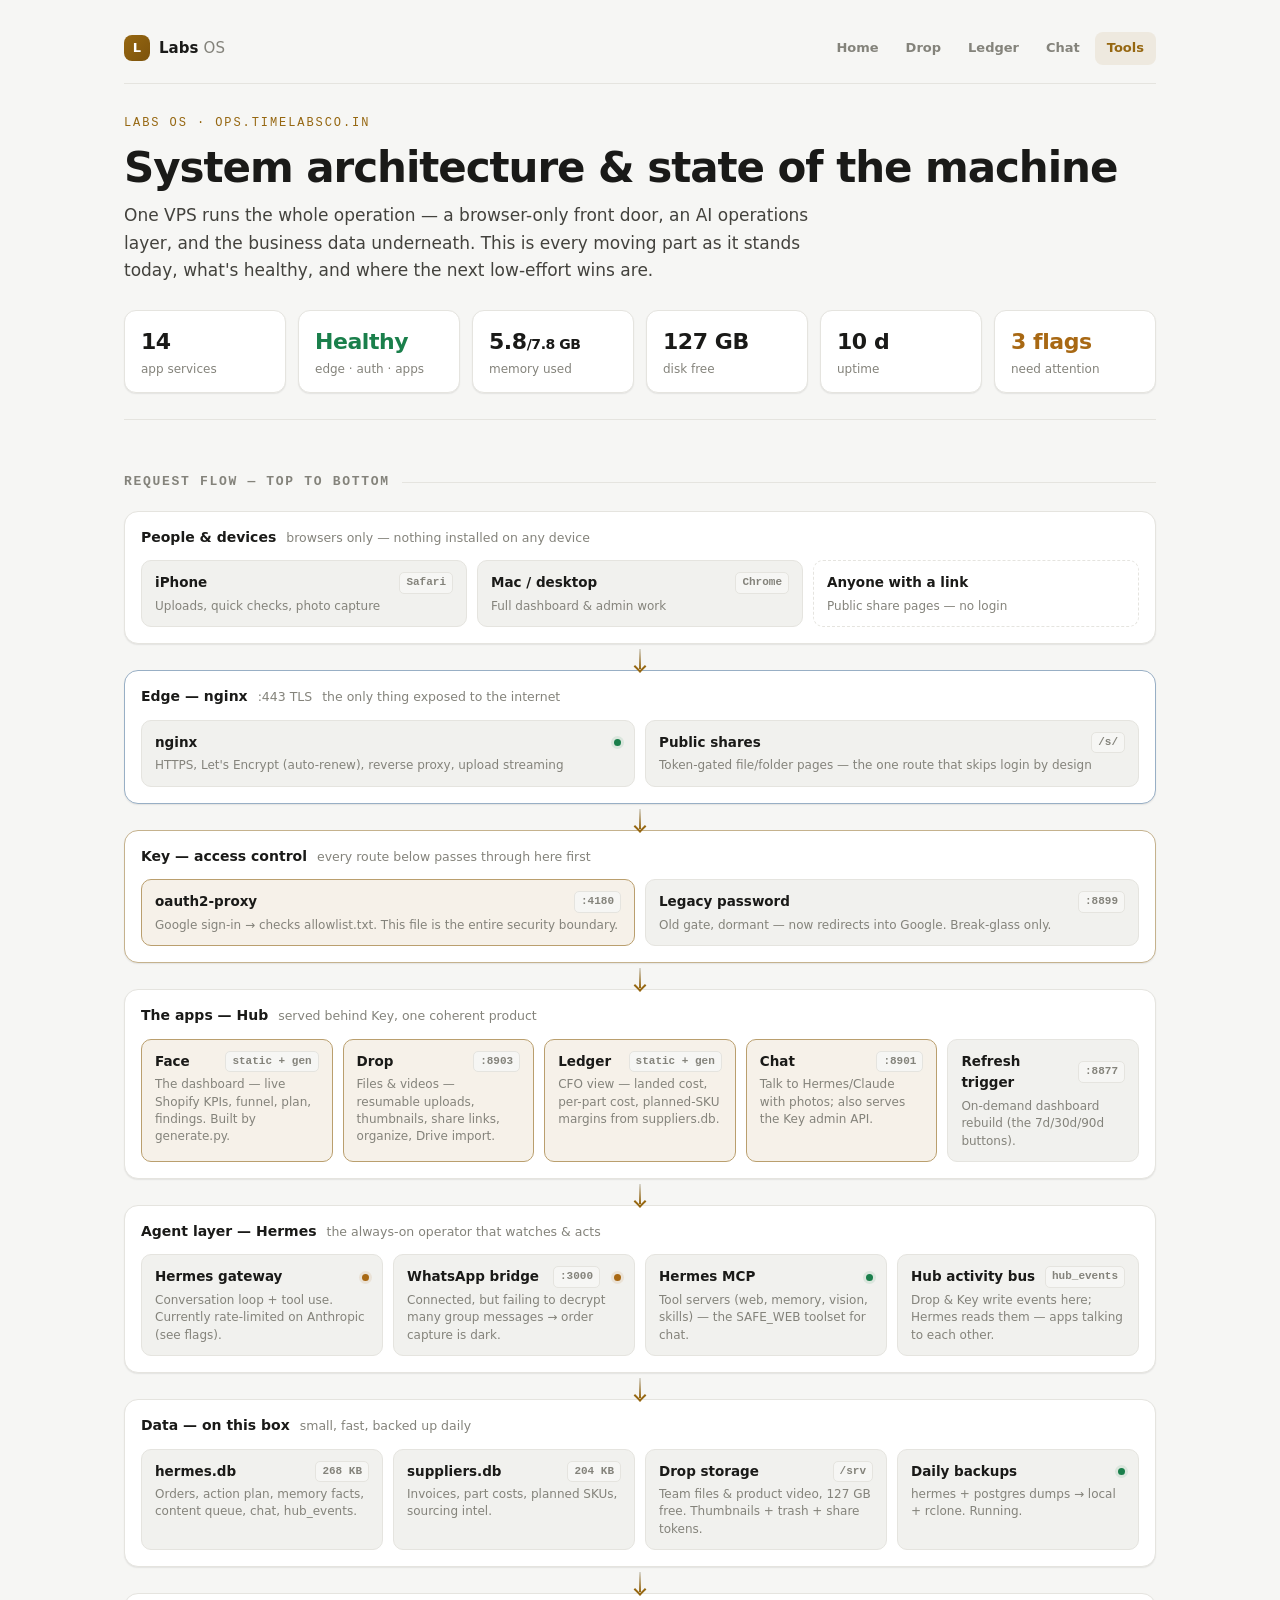
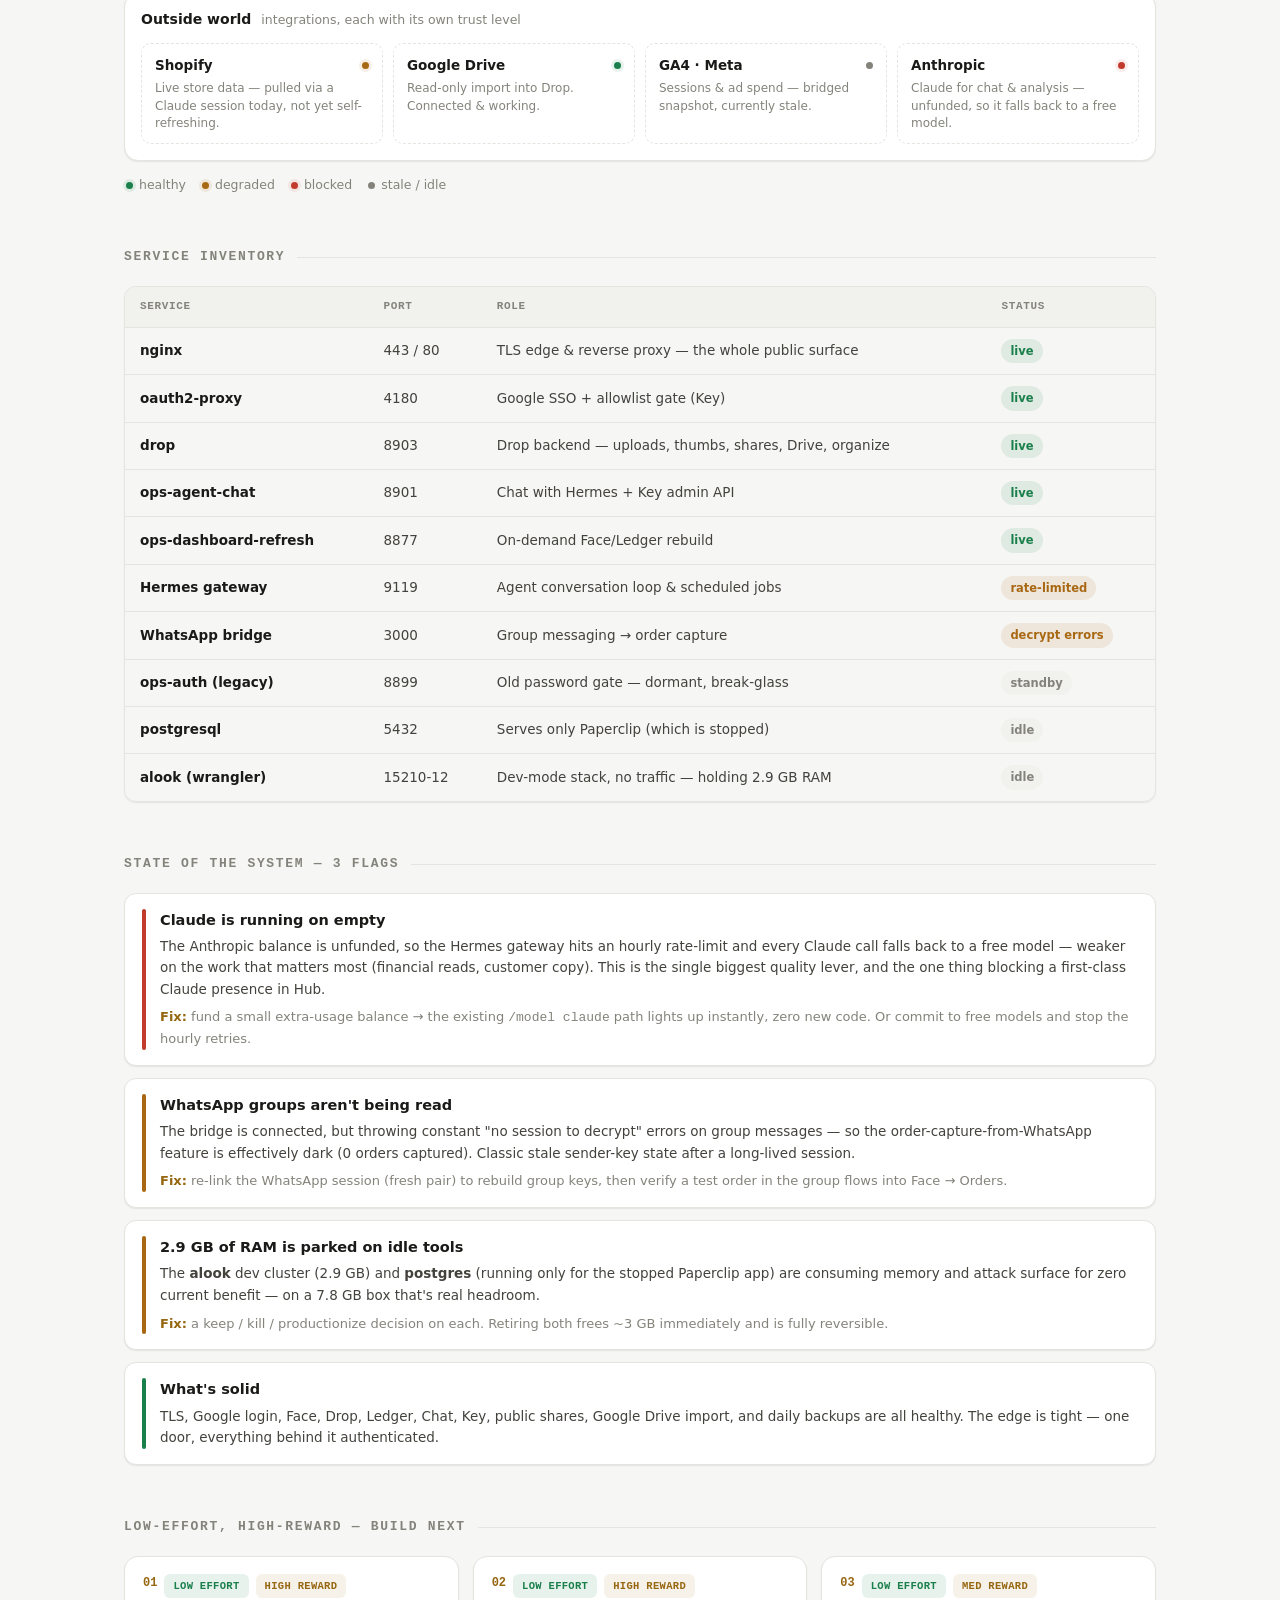
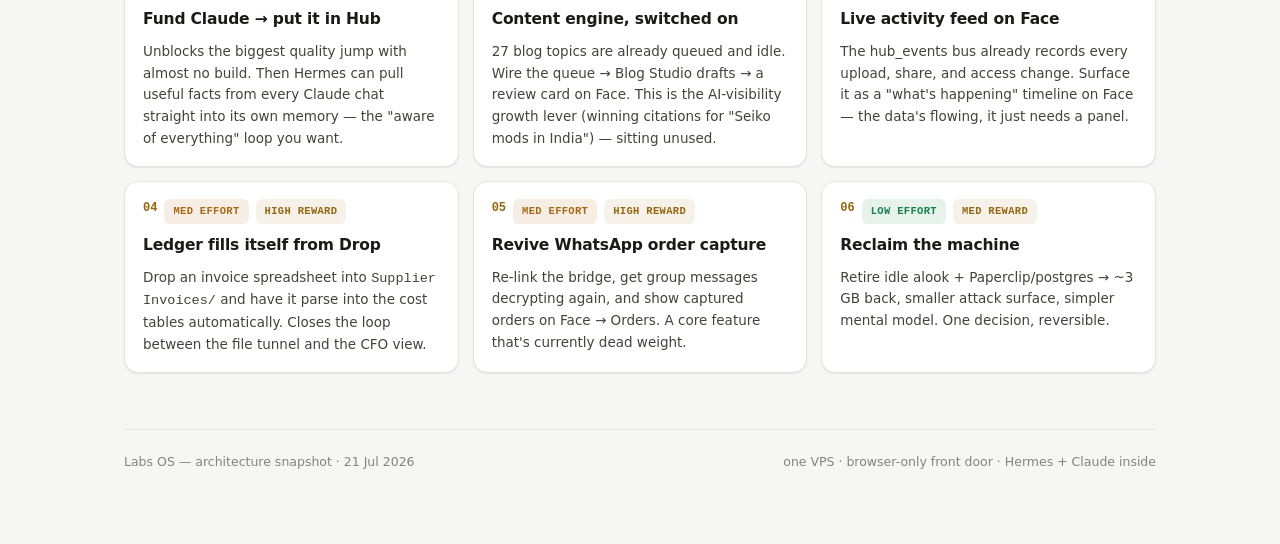
<file: www/architecture.html>
<!doctype html>
<html lang="en">
<head>
<meta charset="utf-8">
<meta name="viewport" content="width=device-width,initial-scale=1,viewport-fit=cover">
<meta name="color-scheme" content="light dark">
<title>Labs OS — System Architecture</title>
<style>
  :root{
    --bg:#f6f6f4; --card:#ffffff; --card-2:#f1f1ee; --border:#e5e4df; --border-2:#d8d7d0;
    --ink:#1a1a18; --body:#43423d; --muted:#84837b;
    --accent:#966711; --accent-2:#7c530c; --accent-bg:rgba(150,103,17,.09);
    --good:#1a7f4b; --good-bg:rgba(26,127,75,.10);
    --warn:#a86813; --warn-bg:rgba(168,104,19,.11);
    --bad:#c23a2b; --bad-bg:rgba(194,58,43,.09);
    --edge:#3a6ea5; --edge-bg:rgba(58,110,165,.10);
    --sans:ui-sans-serif,system-ui,-apple-system,"Segoe UI",Roboto,"Inter","Helvetica Neue",Arial,sans-serif;
    --mono:ui-monospace,"SF Mono","Cascadia Code",Consolas,"Liberation Mono",monospace;
    --shadow:0 1px 2px rgba(20,20,18,.05), 0 1px 1px rgba(20,20,18,.03);
    --shadow-lg:0 6px 28px rgba(20,20,18,.09);
  }
  @media (prefers-color-scheme: dark){
    :root{
      --bg:#101012; --card:#191a1c; --card-2:#202123; --border:#2a2b2e; --border-2:#393a3e;
      --ink:#f1f1ef; --body:#c7c7c2; --muted:#8a8a84;
      --accent:#d8a94c; --accent-2:#e7c176; --accent-bg:rgba(216,169,76,.11);
      --good:#3fc380; --good-bg:rgba(63,195,128,.11);
      --warn:#e0ad51; --warn-bg:rgba(224,173,81,.12);
      --bad:#ef6b5b; --bad-bg:rgba(239,107,91,.11);
      --edge:#6ea3dd; --edge-bg:rgba(110,163,221,.12);
      --shadow:0 1px 2px rgba(0,0,0,.3);
      --shadow-lg:0 10px 38px rgba(0,0,0,.45);
    }
  }
  :root[data-theme="light"]{
    --bg:#f6f6f4; --card:#ffffff; --card-2:#f1f1ee; --border:#e5e4df; --border-2:#d8d7d0;
    --ink:#1a1a18; --body:#43423d; --muted:#84837b;
    --accent:#966711; --accent-2:#7c530c; --accent-bg:rgba(150,103,17,.09);
    --good:#1a7f4b; --good-bg:rgba(26,127,75,.10); --warn:#a86813; --warn-bg:rgba(168,104,19,.11);
    --bad:#c23a2b; --bad-bg:rgba(194,58,43,.09); --edge:#3a6ea5; --edge-bg:rgba(58,110,165,.10);
    --shadow:0 1px 2px rgba(20,20,18,.05), 0 1px 1px rgba(20,20,18,.03); --shadow-lg:0 6px 28px rgba(20,20,18,.09);
  }
  :root[data-theme="dark"]{
    --bg:#101012; --card:#191a1c; --card-2:#202123; --border:#2a2b2e; --border-2:#393a3e;
    --ink:#f1f1ef; --body:#c7c7c2; --muted:#8a8a84;
    --accent:#d8a94c; --accent-2:#e7c176; --accent-bg:rgba(216,169,76,.11);
    --good:#3fc380; --good-bg:rgba(63,195,128,.11); --warn:#e0ad51; --warn-bg:rgba(224,173,81,.12);
    --bad:#ef6b5b; --bad-bg:rgba(239,107,91,.11); --edge:#6ea3dd; --edge-bg:rgba(110,163,221,.12);
    --shadow:0 1px 2px rgba(0,0,0,.3); --shadow-lg:0 10px 38px rgba(0,0,0,.45);
  }
  *{box-sizing:border-box}
  body{margin:0;background:var(--bg);color:var(--body);font-family:var(--sans);line-height:1.6;
    -webkit-font-smoothing:antialiased;font-size:15px;}
  .num{font-variant-numeric:tabular-nums}
  .mono{font-family:var(--mono)}
  .wrap{max-width:1080px;margin:0 auto;padding:40px 24px 72px;}

  header{border-bottom:1px solid var(--border);padding-bottom:26px;margin-bottom:34px;}
  .eyebrow{font-family:var(--mono);font-size:12px;letter-spacing:.16em;text-transform:uppercase;
    color:var(--accent);margin:0 0 12px;}
  h1{font-size:clamp(28px,5vw,42px);line-height:1.08;letter-spacing:-.025em;color:var(--ink);
    margin:0 0 12px;text-wrap:balance;font-weight:750;}
  .lede{font-size:17px;color:var(--body);max-width:64ch;margin:0;}
  .statrow{display:grid;grid-template-columns:repeat(auto-fit,minmax(120px,1fr));gap:12px;margin-top:26px;}
  .stat{background:var(--card);border:1px solid var(--border);border-radius:12px;padding:13px 16px;box-shadow:var(--shadow);}
  .stat .v{font-size:22px;font-weight:750;color:var(--ink);letter-spacing:-.02em;}
  .stat .l{font-size:12px;color:var(--muted);margin-top:1px;}
  .stat .v.ok{color:var(--good)} .stat .v.warn{color:var(--warn)}

  h2{font-size:13px;font-family:var(--mono);letter-spacing:.13em;text-transform:uppercase;color:var(--muted);
    margin:52px 0 18px;font-weight:600;display:flex;align-items:center;gap:12px;}
  h2::after{content:"";flex:1;height:1px;background:var(--border);}

  /* ---- architecture diagram: request flows top → bottom ---- */
  .diagram{display:flex;flex-direction:column;gap:0;}
  .band{position:relative;border:1px solid var(--border);border-radius:14px;background:var(--card);
    padding:14px 16px 16px;box-shadow:var(--shadow);}
  .band + .band{margin-top:26px;}
  .band + .band::before{content:"";position:absolute;top:-22px;left:50%;width:2px;height:20px;
    background:linear-gradient(var(--border-2),var(--accent));transform:translateX(-50%);}
  .band + .band::after{content:"";position:absolute;top:-9px;left:50%;width:7px;height:7px;
    border-right:2px solid var(--accent);border-bottom:2px solid var(--accent);
    transform:translateX(-50%) rotate(45deg);}
  .band-h{display:flex;align-items:baseline;gap:10px;margin-bottom:12px;flex-wrap:wrap;}
  .band-h b{font-size:14px;color:var(--ink);font-weight:700;}
  .band-h span{font-size:12.5px;color:var(--muted);}
  .band.edge{border-color:color-mix(in srgb,var(--edge) 45%,var(--border));}
  .band.access{border-color:color-mix(in srgb,var(--accent) 40%,var(--border));}
  .nodes{display:grid;grid-template-columns:repeat(auto-fit,minmax(158px,1fr));gap:10px;}
  .node{background:var(--card-2);border:1px solid var(--border);border-radius:10px;padding:11px 13px;}
  .node .nm{font-size:13.5px;font-weight:650;color:var(--ink);display:flex;align-items:center;justify-content:space-between;gap:8px;}
  .node .port{font-family:var(--mono);font-size:11px;color:var(--muted);background:var(--bg);
    border:1px solid var(--border);border-radius:5px;padding:1px 6px;white-space:nowrap;}
  .node .d{font-size:12px;color:var(--muted);margin-top:4px;line-height:1.45;}
  .node.hero{border-color:color-mix(in srgb,var(--accent) 55%,var(--border));background:var(--accent-bg);}
  .node.ext{background:transparent;border-style:dashed;}
  .dot{width:7px;height:7px;border-radius:50%;flex:0 0 auto;}
  .dot.live{background:var(--good);box-shadow:0 0 0 3px var(--good-bg);}
  .dot.warnd{background:var(--warn);box-shadow:0 0 0 3px var(--warn-bg);}
  .dot.down{background:var(--bad);box-shadow:0 0 0 3px var(--bad-bg);}
  .dot.idle{background:var(--muted);}

  .legend{display:flex;gap:16px;flex-wrap:wrap;font-size:12.5px;color:var(--muted);margin:14px 2px 0;}
  .legend span{display:flex;align-items:center;gap:6px;}

  /* ---- inventory table ---- */
  .tablewrap{overflow-x:auto;border:1px solid var(--border);border-radius:12px;box-shadow:var(--shadow);}
  table{width:100%;border-collapse:collapse;font-size:13.5px;min-width:560px;}
  th,td{text-align:left;padding:11px 15px;border-bottom:1px solid var(--border);}
  thead th{font-family:var(--mono);font-size:11px;letter-spacing:.06em;text-transform:uppercase;color:var(--muted);
    background:var(--card-2);font-weight:600;}
  tbody tr:last-child td{border-bottom:none;}
  tbody td:first-child{font-weight:650;color:var(--ink);}
  td .port{font-family:var(--mono);font-size:12px;color:var(--muted);}
  .chip{display:inline-flex;align-items:center;gap:5px;font-size:11.5px;font-weight:650;padding:3px 9px;
    border-radius:999px;white-space:nowrap;}
  .chip.live{color:var(--good);background:var(--good-bg);}
  .chip.warnd{color:var(--warn);background:var(--warn-bg);}
  .chip.idle{color:var(--muted);background:var(--card-2);}
  .chip.down{color:var(--bad);background:var(--bad-bg);}

  /* ---- issues ---- */
  .issues{display:grid;gap:12px;}
  .issue{display:grid;grid-template-columns:auto 1fr;gap:14px;background:var(--card);border:1px solid var(--border);
    border-radius:12px;padding:15px 17px;box-shadow:var(--shadow);}
  .issue .sev{width:4px;border-radius:2px;}
  .issue.crit .sev{background:var(--bad)} .issue.warn .sev{background:var(--warn)} .issue.ok .sev{background:var(--good)}
  .issue h3{margin:0 0 4px;font-size:14.5px;color:var(--ink);font-weight:700;}
  .issue p{margin:0;font-size:13.5px;color:var(--body);}
  .issue .fix{margin-top:7px;font-size:13px;color:var(--muted);}
  .issue .fix b{color:var(--accent);font-weight:650;}

  /* ---- roadmap ---- */
  .road{display:grid;grid-template-columns:repeat(auto-fill,minmax(300px,1fr));gap:14px;}
  .rcard{background:var(--card);border:1px solid var(--border);border-radius:14px;padding:17px 18px;
    box-shadow:var(--shadow);display:flex;flex-direction:column;gap:9px;transition:transform .15s ease,box-shadow .15s ease;}
  .rcard:hover{transform:translateY(-2px);box-shadow:var(--shadow-lg);}
  .rcard h3{margin:0;font-size:15.5px;color:var(--ink);font-weight:700;letter-spacing:-.01em;}
  .rcard p{margin:0;font-size:13.5px;color:var(--body);flex:1;}
  .badges{display:flex;gap:7px;flex-wrap:wrap;}
  .badge{font-family:var(--mono);font-size:10.5px;font-weight:600;letter-spacing:.03em;text-transform:uppercase;
    padding:3px 8px;border-radius:6px;border:1px solid var(--border);color:var(--muted);}
  .badge.eff{color:var(--good);border-color:transparent;background:var(--good-bg);}
  .badge.rew{color:var(--accent);border-color:transparent;background:var(--accent-bg);}
  .badge.dep{color:var(--warn);border-color:transparent;background:var(--warn-bg);}
  .rnum{font-family:var(--mono);font-size:12px;color:var(--accent);font-weight:700;}

  footer{margin-top:56px;padding-top:22px;border-top:1px solid var(--border);color:var(--muted);font-size:12.5px;
    display:flex;justify-content:space-between;flex-wrap:wrap;gap:10px;}
  a{color:var(--accent);}
  @media (prefers-reduced-motion: reduce){.rcard{transition:none;}}

  .osbar{display:flex;align-items:center;gap:14px;flex-wrap:wrap;margin:-8px 0 30px;padding-bottom:18px;
    border-bottom:1px solid var(--border);}
  .osbrand{display:flex;align-items:center;gap:9px;text-decoration:none;}
  .osdot{width:26px;height:26px;border-radius:8px;background:linear-gradient(135deg,var(--accent),var(--accent-2));
    display:flex;align-items:center;justify-content:center;color:#fff;font-weight:800;font-size:13px;}
  .osname{font-weight:700;font-size:15px;color:var(--ink);}
  .osname span{color:var(--muted);font-weight:500;}
  .osnav{display:flex;gap:3px;flex-wrap:wrap;margin-left:auto;}
  .osnav a{font-size:13px;font-weight:600;color:var(--muted);text-decoration:none;padding:6px 12px;border-radius:8px;}
  .osnav a:hover{color:var(--ink);background:var(--card-2);}
  .osnav a.on{color:var(--accent);background:var(--accent-bg);}
</style>
</head>
<body>
<div class="wrap">
  <div class="osbar">
    <a class="osbrand" href="/ops/#overview"><span class="osdot">L</span><span class="osname">Labs <span>OS</span></span></a>
    <nav class="osnav">
      <a href="/ops/#overview">Home</a><a href="/drop/">Drop</a><a href="/ops/ledger.html">Ledger</a>
      <a href="/ops/agent/">Chat</a><a href="/ops/tools.html" class="on">Tools</a>
    </nav>
  </div>

  <header>
    <p class="eyebrow">Labs OS · ops.timelabsco.in</p>
    <h1>System architecture &amp; state of the machine</h1>
    <p class="lede">One VPS runs the whole operation — a browser-only front door, an AI operations layer, and the business data underneath. This is every moving part as it stands today, what's healthy, and where the next low-effort wins are.</p>
    <div class="statrow">
      <div class="stat"><div class="v num">14</div><div class="l">app services</div></div>
      <div class="stat"><div class="v ok">Healthy</div><div class="l">edge · auth · apps</div></div>
      <div class="stat"><div class="v num">5.8<span style="font-size:14px">/7.8 GB</span></div><div class="l">memory used</div></div>
      <div class="stat"><div class="v num">127 GB</div><div class="l">disk free</div></div>
      <div class="stat"><div class="v num">10 d</div><div class="l">uptime</div></div>
      <div class="stat"><div class="v warn">3 flags</div><div class="l">need attention</div></div>
    </div>
  </header>

  <h2>Request flow — top to bottom</h2>
  <div class="diagram">

    <div class="band">
      <div class="band-h"><b>People &amp; devices</b><span>browsers only — nothing installed on any device</span></div>
      <div class="nodes">
        <div class="node"><div class="nm">iPhone <span class="port">Safari</span></div><div class="d">Uploads, quick checks, photo capture</div></div>
        <div class="node"><div class="nm">Mac / desktop <span class="port">Chrome</span></div><div class="d">Full dashboard &amp; admin work</div></div>
        <div class="node ext"><div class="nm">Anyone with a link</div><div class="d">Public share pages — no login</div></div>
      </div>
    </div>

    <div class="band edge">
      <div class="band-h"><b>Edge — nginx</b><span class="port">:443 TLS</span><span>the only thing exposed to the internet</span></div>
      <div class="nodes">
        <div class="node"><div class="nm">nginx <span class="dot live"></span></div><div class="d">HTTPS, Let's Encrypt (auto-renew), reverse proxy, upload streaming</div></div>
        <div class="node"><div class="nm">Public shares <span class="port">/s/</span></div><div class="d">Token-gated file/folder pages — the one route that skips login by design</div></div>
      </div>
    </div>

    <div class="band access">
      <div class="band-h"><b>Key — access control</b><span>every route below passes through here first</span></div>
      <div class="nodes">
        <div class="node hero"><div class="nm">oauth2-proxy <span class="port">:4180</span></div><div class="d">Google sign-in → checks allowlist.txt. This file is the entire security boundary.</div></div>
        <div class="node"><div class="nm">Legacy password <span class="port">:8899</span></div><div class="d">Old gate, dormant — now redirects into Google. Break-glass only.</div></div>
      </div>
    </div>

    <div class="band">
      <div class="band-h"><b>The apps — Hub</b><span>served behind Key, one coherent product</span></div>
      <div class="nodes">
        <div class="node hero"><div class="nm">Face <span class="port">static + gen</span></div><div class="d">The dashboard — live Shopify KPIs, funnel, plan, findings. Built by generate.py.</div></div>
        <div class="node hero"><div class="nm">Drop <span class="port">:8903</span></div><div class="d">Files &amp; videos — resumable uploads, thumbnails, share links, organize, Drive import.</div></div>
        <div class="node hero"><div class="nm">Ledger <span class="port">static + gen</span></div><div class="d">CFO view — landed cost, per-part cost, planned-SKU margins from suppliers.db.</div></div>
        <div class="node hero"><div class="nm">Chat <span class="port">:8901</span></div><div class="d">Talk to Hermes/Claude with photos; also serves the Key admin API.</div></div>
        <div class="node"><div class="nm">Refresh trigger <span class="port">:8877</span></div><div class="d">On-demand dashboard rebuild (the 7d/30d/90d buttons).</div></div>
      </div>
    </div>

    <div class="band">
      <div class="band-h"><b>Agent layer — Hermes</b><span>the always-on operator that watches &amp; acts</span></div>
      <div class="nodes">
        <div class="node"><div class="nm">Hermes gateway <span class="dot warnd"></span></div><div class="d">Conversation loop + tool use. Currently rate-limited on Anthropic (see flags).</div></div>
        <div class="node"><div class="nm">WhatsApp bridge <span class="port">:3000</span><span class="dot warnd"></span></div><div class="d">Connected, but failing to decrypt many group messages → order capture is dark.</div></div>
        <div class="node"><div class="nm">Hermes MCP <span class="dot live"></span></div><div class="d">Tool servers (web, memory, vision, skills) — the SAFE_WEB toolset for chat.</div></div>
        <div class="node"><div class="nm">Hub activity bus <span class="port">hub_events</span></div><div class="d">Drop &amp; Key write events here; Hermes reads them — apps talking to each other.</div></div>
      </div>
    </div>

    <div class="band">
      <div class="band-h"><b>Data — on this box</b><span>small, fast, backed up daily</span></div>
      <div class="nodes">
        <div class="node"><div class="nm">hermes.db <span class="port">268 KB</span></div><div class="d">Orders, action plan, memory facts, content queue, chat, hub_events.</div></div>
        <div class="node"><div class="nm">suppliers.db <span class="port">204 KB</span></div><div class="d">Invoices, part costs, planned SKUs, sourcing intel.</div></div>
        <div class="node"><div class="nm">Drop storage <span class="port">/srv</span></div><div class="d">Team files &amp; product video, 127 GB free. Thumbnails + trash + share tokens.</div></div>
        <div class="node"><div class="nm">Daily backups <span class="dot live"></span></div><div class="d">hermes + postgres dumps → local + rclone. Running.</div></div>
      </div>
    </div>

    <div class="band">
      <div class="band-h"><b>Outside world</b><span>integrations, each with its own trust level</span></div>
      <div class="nodes">
        <div class="node ext"><div class="nm">Shopify <span class="dot warnd"></span></div><div class="d">Live store data — pulled via a Claude session today, not yet self-refreshing.</div></div>
        <div class="node ext"><div class="nm">Google Drive <span class="dot live"></span></div><div class="d">Read-only import into Drop. Connected &amp; working.</div></div>
        <div class="node ext"><div class="nm">GA4 · Meta <span class="dot idle"></span></div><div class="d">Sessions &amp; ad spend — bridged snapshot, currently stale.</div></div>
        <div class="node ext"><div class="nm">Anthropic <span class="dot down"></span></div><div class="d">Claude for chat &amp; analysis — unfunded, so it falls back to a free model.</div></div>
      </div>
    </div>
  </div>

  <div class="legend">
    <span><span class="dot live"></span> healthy</span>
    <span><span class="dot warnd"></span> degraded</span>
    <span><span class="dot down"></span> blocked</span>
    <span><span class="dot idle"></span> stale / idle</span>
  </div>

  <h2>Service inventory</h2>
  <div class="tablewrap">
    <table>
      <thead><tr><th>Service</th><th>Port</th><th>Role</th><th>Status</th></tr></thead>
      <tbody>
        <tr><td>nginx</td><td class="port">443 / 80</td><td>TLS edge &amp; reverse proxy — the whole public surface</td><td><span class="chip live">live</span></td></tr>
        <tr><td>oauth2-proxy</td><td class="port">4180</td><td>Google SSO + allowlist gate (Key)</td><td><span class="chip live">live</span></td></tr>
        <tr><td>drop</td><td class="port">8903</td><td>Drop backend — uploads, thumbs, shares, Drive, organize</td><td><span class="chip live">live</span></td></tr>
        <tr><td>ops-agent-chat</td><td class="port">8901</td><td>Chat with Hermes + Key admin API</td><td><span class="chip live">live</span></td></tr>
        <tr><td>ops-dashboard-refresh</td><td class="port">8877</td><td>On-demand Face/Ledger rebuild</td><td><span class="chip live">live</span></td></tr>
        <tr><td>Hermes gateway</td><td class="port">9119</td><td>Agent conversation loop &amp; scheduled jobs</td><td><span class="chip warnd">rate-limited</span></td></tr>
        <tr><td>WhatsApp bridge</td><td class="port">3000</td><td>Group messaging → order capture</td><td><span class="chip warnd">decrypt errors</span></td></tr>
        <tr><td>ops-auth (legacy)</td><td class="port">8899</td><td>Old password gate — dormant, break-glass</td><td><span class="chip idle">standby</span></td></tr>
        <tr><td>postgresql</td><td class="port">5432</td><td>Serves only Paperclip (which is stopped)</td><td><span class="chip idle">idle</span></td></tr>
        <tr><td>alook (wrangler)</td><td class="port">15210-12</td><td>Dev-mode stack, no traffic — holding 2.9 GB RAM</td><td><span class="chip idle">idle</span></td></tr>
      </tbody>
    </table>
  </div>

  <h2>State of the system — 3 flags</h2>
  <div class="issues">
    <div class="issue crit"><div class="sev"></div><div>
      <h3>Claude is running on empty</h3>
      <p>The Anthropic balance is unfunded, so the Hermes gateway hits an hourly rate-limit and every Claude call falls back to a free model — weaker on the work that matters most (financial reads, customer copy). This is the single biggest quality lever, and the one thing blocking a first-class Claude presence in Hub.</p>
      <p class="fix"><b>Fix:</b> fund a small extra-usage balance → the existing <span class="mono">/model claude</span> path lights up instantly, zero new code. Or commit to free models and stop the hourly retries.</p>
    </div></div>
    <div class="issue warn"><div class="sev"></div><div>
      <h3>WhatsApp groups aren't being read</h3>
      <p>The bridge is connected, but throwing constant "no session to decrypt" errors on group messages — so the order-capture-from-WhatsApp feature is effectively dark (0 orders captured). Classic stale sender-key state after a long-lived session.</p>
      <p class="fix"><b>Fix:</b> re-link the WhatsApp session (fresh pair) to rebuild group keys, then verify a test order in the group flows into Face → Orders.</p>
    </div></div>
    <div class="issue warn"><div class="sev"></div><div>
      <h3>2.9 GB of RAM is parked on idle tools</h3>
      <p>The <b>alook</b> dev cluster (2.9 GB) and <b>postgres</b> (running only for the stopped Paperclip app) are consuming memory and attack surface for zero current benefit — on a 7.8 GB box that's real headroom.</p>
      <p class="fix"><b>Fix:</b> a keep / kill / productionize decision on each. Retiring both frees ~3 GB immediately and is fully reversible.</p>
    </div></div>
    <div class="issue ok"><div class="sev"></div><div>
      <h3>What's solid</h3>
      <p>TLS, Google login, Face, Drop, Ledger, Chat, Key, public shares, Google Drive import, and daily backups are all healthy. The edge is tight — one door, everything behind it authenticated.</p>
    </div></div>
  </div>

  <h2>Low-effort, high-reward — build next</h2>
  <div class="road">
    <div class="rcard">
      <div class="badges"><span class="rnum">01</span><span class="badge eff">Low effort</span><span class="badge rew">High reward</span></div>
      <h3>Fund Claude → put it in Hub</h3>
      <p>Unblocks the biggest quality jump with almost no build. Then Hermes can pull useful facts from every Claude chat straight into its own memory — the "aware of everything" loop you want.</p>
    </div>
    <div class="rcard">
      <div class="badges"><span class="rnum">02</span><span class="badge eff">Low effort</span><span class="badge rew">High reward</span></div>
      <h3>Content engine, switched on</h3>
      <p>27 blog topics are already queued and idle. Wire the queue → Blog Studio drafts → a review card on Face. This is the AI-visibility growth lever (winning citations for "Seiko mods in India") — sitting unused.</p>
    </div>
    <div class="rcard">
      <div class="badges"><span class="rnum">03</span><span class="badge eff">Low effort</span><span class="badge rew">Med reward</span></div>
      <h3>Live activity feed on Face</h3>
      <p>The hub_events bus already records every upload, share, and access change. Surface it as a "what's happening" timeline on Face — the data's flowing, it just needs a panel.</p>
    </div>
    <div class="rcard">
      <div class="badges"><span class="rnum">04</span><span class="badge dep">Med effort</span><span class="badge rew">High reward</span></div>
      <h3>Ledger fills itself from Drop</h3>
      <p>Drop an invoice spreadsheet into <span class="mono">Supplier Invoices/</span> and have it parse into the cost tables automatically. Closes the loop between the file tunnel and the CFO view.</p>
    </div>
    <div class="rcard">
      <div class="badges"><span class="rnum">05</span><span class="badge dep">Med effort</span><span class="badge rew">High reward</span></div>
      <h3>Revive WhatsApp order capture</h3>
      <p>Re-link the bridge, get group messages decrypting again, and show captured orders on Face → Orders. A core feature that's currently dead weight.</p>
    </div>
    <div class="rcard">
      <div class="badges"><span class="rnum">06</span><span class="badge eff">Low effort</span><span class="badge rew">Med reward</span></div>
      <h3>Reclaim the machine</h3>
      <p>Retire idle alook + Paperclip/postgres → ~3 GB back, smaller attack surface, simpler mental model. One decision, reversible.</p>
    </div>
  </div>

  <footer>
    <span>Labs OS — architecture snapshot · 21 Jul 2026</span>
    <span>one VPS · browser-only front door · Hermes + Claude inside</span>
  </footer>
</div>
</body>
</html>
</file>
